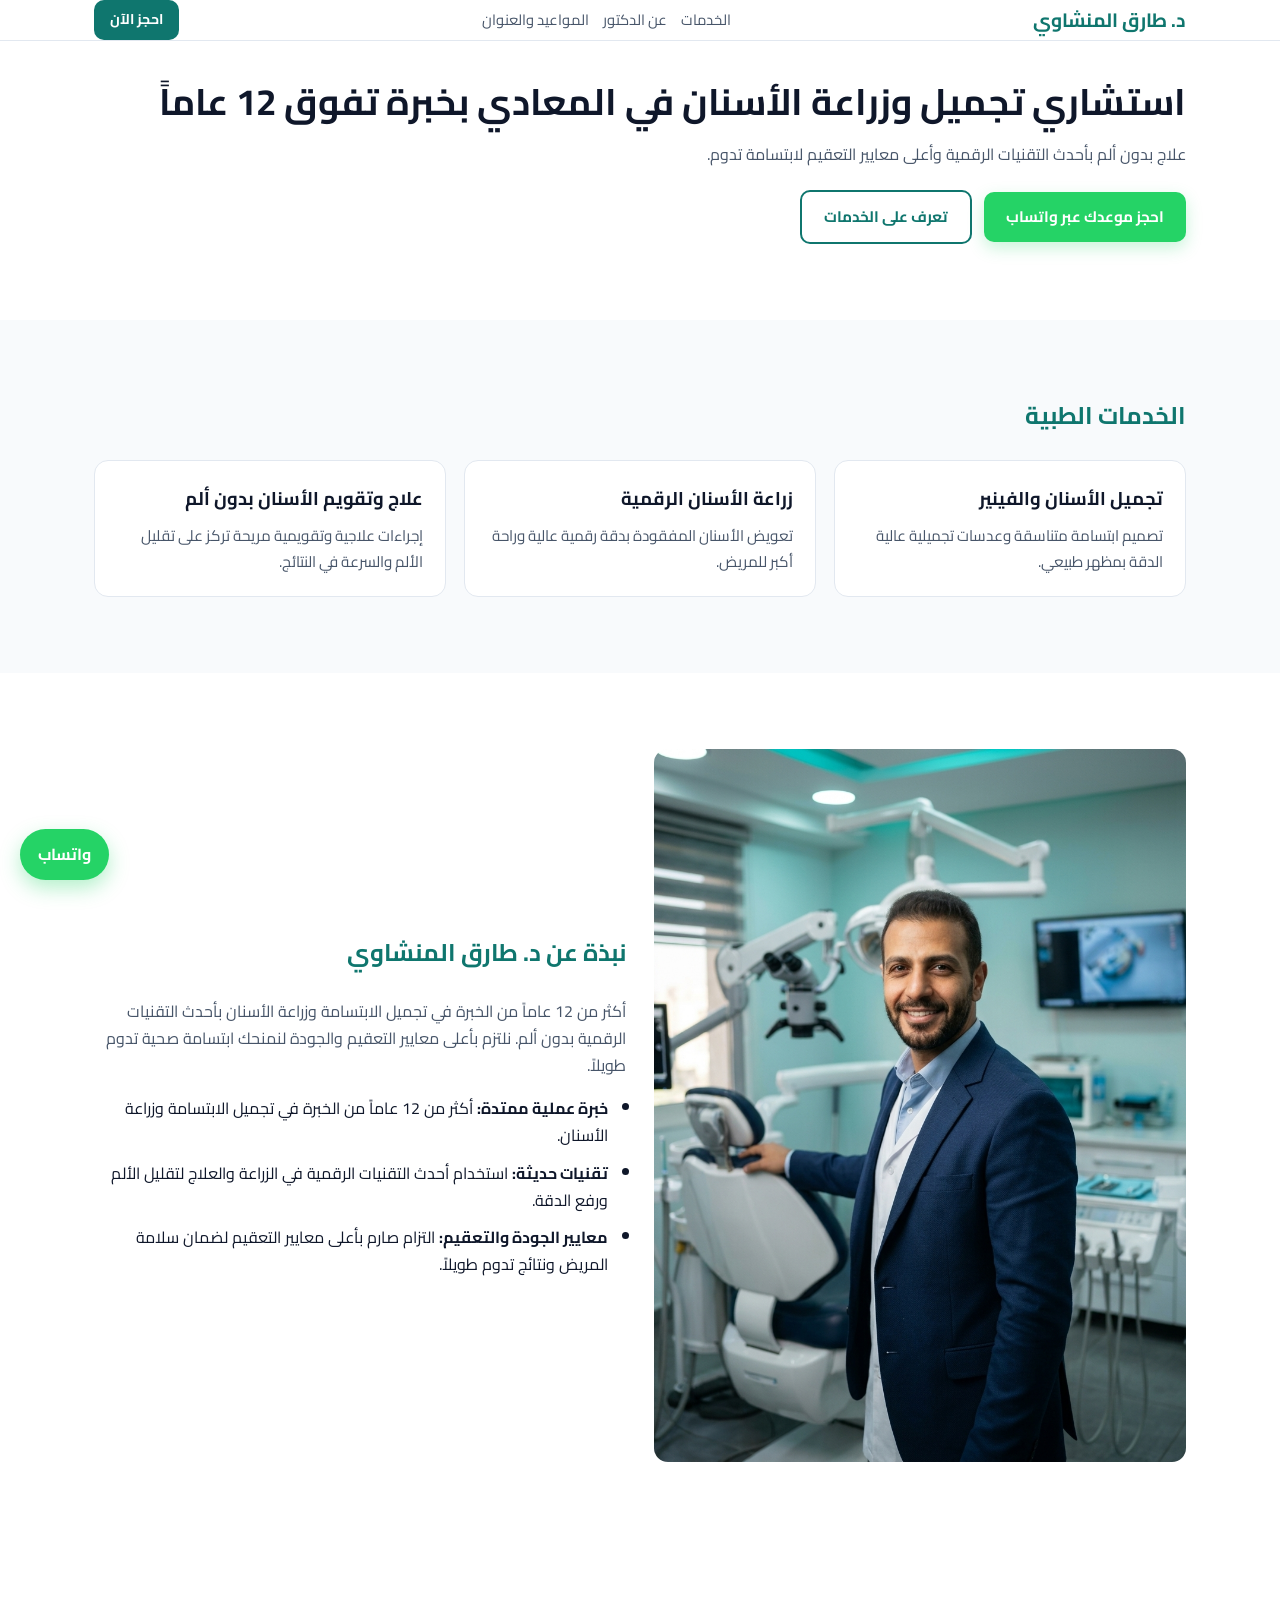
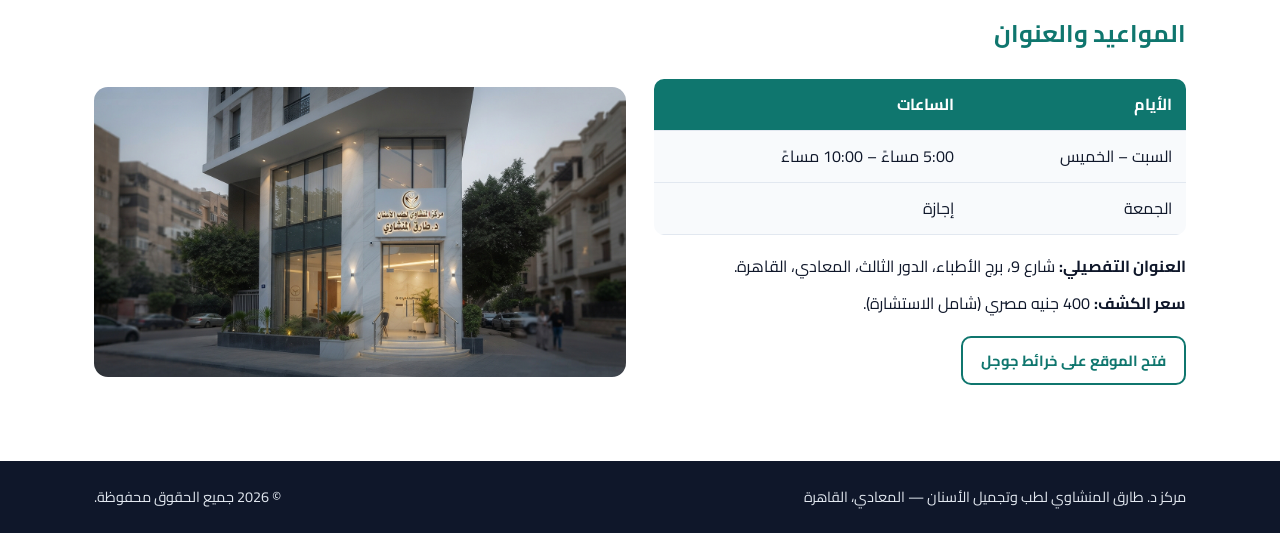
<file: index.html>
<!DOCTYPE html>
<html lang="ar" dir="rtl">
<head>
    <meta charset="UTF-8">
    <meta name="viewport" content="width=device-width, initial-scale=1.0">
    <meta name="google-site-verification" content="oVloNB12pct8hb1JTAYJPyD0VIm7okIVkpyOceofgTY" />
    <title>د. طارق المنشاوي | استشاري تجميل وزراعة الأسنان - المعادي</title>
    <meta
        name="description"
        content="د. طارق المنشاوي استشاري تجميل وزراعة الأسنان في المعادي بخبرة تفوق 12 عاماً. علاج بدون ألم بأحدث التقنيات الرقمية وأعلى معايير التعقيم."
    />
    <meta name="keywords" content="دكتور باطنة ديروط, دكتور جهاز هضمي أسيوط, حجز دكتور باطنة, عيادة باطنة ديروط" /> 
    <meta name="robots" content="index, follow" />

    <!-- ربط خط Cairo من Google Fonts -->
    <link rel="preconnect" href="https://fonts.googleapis.com" />
    <link rel="preconnect" href="https://fonts.gstatic.com" crossorigin />
    <link
        href="https://fonts.googleapis.com/css2?family=Cairo:wght@400;600;700&display=swap"
        rel="stylesheet"
    />
    <link rel="stylesheet" href="style.css"/>
    <script type="application/ld+json">
    {
    "@context": "https://schema.org",
    "@type": "Dentist",
    "name": "د. طارق المنشاوي",
    "image": [
        "https://3li7eshmat.github.io/clinic-site/images/dintist-3.jpg",
        "https://3li7eshmat.github.io/clinic-site/images/clinic.jpg"
    ]
    "medicalSpecialty": "Dentistry",
    "description": "استشاري تجميل وزراعة الأسنان في المعادي بخبرة تفوق 12 عاماً. علاج بدون ألم بأحدث التقنيات الرقمية وأعلى معايير التعقيم.",
    "telephone": "+201000000000",
    "priceRange": "400 EGP",
    "address": {
        "@type": "PostalAddress",
        "streetAddress": "شارع 9، برج الأطباء، الدور الثالث",
        "addressLocality": "المعادي",
        "addressRegion": "القاهرة",
        "postalCode": "11728",
        "addressCountry": "EG"
    },
    "openingHoursSpecification": [
        {
        "@type": "OpeningHoursSpecification",
        "dayOfWeek": [
            "Saturday",
            "Sunday",
            "Monday",
            "Tuesday",
            "Wednesday",
            "Thursday"
        ],
        "opens": "17:00",
        "closes": "22:00"
        }
    ],
    "availableService": [
        {
        "@type": "MedicalProcedure",
        "name": "تجميل الأسنان والفينير"
        },
        {
        "@type": "MedicalProcedure",
        "name": "زراعة الأسنان الرقمية"
        },
        {
        "@type": "MedicalProcedure",
        "name": "علاج وتقويم الأسنان بدون ألم"
        }
    ]
    }
    </script>
</head>
<body>
    <header class="navbar">
        <div class="container nav-content">
            <a href="#hero" class="logo">د. طارق المنشاوي</a>
            <nav class="nav-links" aria-label="التنقل الرئيسي">
                <a href="#services">الخدمات</a>
                <a href="#about">عن الدكتور</a>
                <a href="#location">المواعيد والعنوان</a>
            </nav>
            <a
                href="https://wa.me/201000000000"
                target="_blank"
                rel="noopener noreferrer"
                class="btn btn-nav"
            >
                احجز الآن
            </a>
        </div>
    </header>
    <main>
        <!-- 2. Hero -->
        <section id="hero" class="hero">
            <div class="container hero-content">
                <h1>استشاري تجميل وزراعة الأسنان في المعادي بخبرة تفوق 12 عاماً</h1>
                <p class="hero-subtitle">
                علاج بدون ألم بأحدث التقنيات الرقمية وأعلى معايير التعقيم لابتسامة تدوم.
                </p>
                <div class="hero-actions">
                <a
                    href="https://wa.me/201000000000"
                    target="_blank"
                    rel="noopener noreferrer"
                    class="btn btn-primary"
                >
                    احجز موعدك عبر واتساب
                </a>
                <a href="#services" class="btn btn-secondary">تعرف على الخدمات</a>
                </div>
            </div>
        </section>

        <!-- 3. الخدمات -->
        <section id="services" class="services">
            <div class="container">
                <h2 class="section-title">الخدمات الطبية</h2>
                <div class="services-grid">
                <article class="service-card">
                    <h3>تجميل الأسنان والفينير</h3>
                    <p>تصميم ابتسامة متناسقة وعدسات تجميلية عالية الدقة بمظهر طبيعي.</p>
                </article>

                <article class="service-card">
                    <h3>زراعة الأسنان الرقمية</h3>
                    <p>تعويض الأسنان المفقودة بدقة رقمية عالية وراحة أكبر للمريض.</p>
                </article>

                <article class="service-card">
                    <h3>علاج وتقويم الأسنان بدون ألم</h3>
                    <p>إجراءات علاجية وتقويمية مريحة تركز على تقليل الألم والسرعة في النتائج.</p>
                </article>
                </div>
            </div>
        </section>

        <!-- 4. نبذة عن الدكتور -->
        <section id="about" class="about">
            <div class="container about-grid">
                <div class="about-image">
                <img
                    src="./images/dintist-3.jpg"
                    alt="د. طارق المنشاوي استشاري تجميل وزراعة الأسنان"
                />
                </div>
                <div class="about-info">
                <h2 class="section-title">نبذة عن د. طارق المنشاوي</h2>
                <p class="about-bio">
                    أكثر من 12 عاماً من الخبرة في تجميل الابتسامة وزراعة الأسنان بأحدث التقنيات الرقمية بدون ألم. نلتزم بأعلى معايير التعقيم والجودة لنمنحك ابتسامة صحية تدوم طويلاً.
                </p>
                <ul class="qualifications-list">
                    <li>
                    <strong>خبرة عملية ممتدة:</strong> أكثر من 12 عاماً من الخبرة في تجميل الابتسامة وزراعة الأسنان.
                    </li>
                    <li>
                    <strong>تقنيات حديثة:</strong> استخدام أحدث التقنيات الرقمية في الزراعة والعلاج لتقليل الألم ورفع الدقة.
                    </li>
                    <li>
                    <strong>معايير الجودة والتعقيم:</strong> التزام صارم بأعلى معايير التعقيم لضمان سلامة المريض ونتائج تدوم طويلاً.
                    </li>
                </ul>
                </div>
            </div>
        </section>

        <!-- 5. المواعيد والعنوان -->
        <section id="location" class="location">
            <div class="container">
                <h2 class="section-title">المواعيد والعنوان</h2>
                <div class="location-grid">
                <div class="location-details">
                    <table class="schedule-table">
                    <thead>
                        <tr>
                        <th>الأيام</th>
                        <th>الساعات</th>
                        </tr>
                    </thead>
                    <tbody>
                        <tr>
                        <td>السبت – الخميس</td>
                        <td>5:00 مساءً – 10:00 مساءً</td>
                        </tr>
                        <tr>
                        <td>الجمعة</td>
                        <td>إجازة</td>
                        </tr>
                    </tbody>
                    </table>

                    <p class="address-text">
                    <strong>العنوان التفصيلي:</strong> شارع 9، برج الأطباء، الدور الثالث، المعادي، القاهرة.
                    </p>
                    <p class="price-text">
                    <strong>سعر الكشف:</strong> 400 جنيه مصري (شامل الاستشارة).
                    </p>
                    <a
                        href="https://maps.google.com/?q=شارع+9+المعادي+القاهرة"
                        target="_blank"
                        rel="noopener noreferrer"
                        class="btn btn-map"
                    >
                        فتح الموقع على خرائط جوجل
                    </a>
                </div>
                <div class="clinic-image">
                    <img
                    src="./images/clinic.jpg"
                    alt="واجهة مركز د. طارق المنشاوي لطب وتجميل الأسنان في المعادي"
                    />
                </div>
                </div>
            </div>
        </section>
    </main>

    <!-- 6. زر واتساب عائم -->
    <a
        href="https://wa.me/201000000000"
        target="_blank"
        rel="noopener noreferrer"
        class="whatsapp-float"
        aria-label="تواصل معنا عبر واتساب"
    >
        واتساب
    </a>

    <!-- 7. Footer -->
    <footer class="footer">
        <div class="container footer-content">
        <p>مركز د. طارق المنشاوي لطب وتجميل الأسنان — المعادي، القاهرة</p>
        <p>© 2026 جميع الحقوق محفوظة.</p>
        </div>
    </footer>
</body>
</html>
</file>
<file: style.css>
:root {
  --bg-light: #f8fafc;
  --surface-white: #ffffff;
  --primary-color: #0f766e; /* لون طبي هادئ (Teal/Blue-Green) */
  --primary-dark: #115e59;
  --whatsapp-color: #25d366;
  --whatsapp-hover: #1ebe5d;
  --text-dark: #0f172a;
  --text-muted: #475569;
  --border-color: #e2e8f0;
}

*,
*::before,
*::after {
  box-sizing: border-box;
  margin: 0;
  padding: 0;
}

html {
  scroll-behavior: smooth;
}

body {
  font-family: "Cairo", sans-serif;
  background-color: var(--bg-light);
  color: var(--text-dark);
  line-height: 1.7;
  overflow-x: hidden;
}

img {
  max-width: 100%;
  height: auto;
  display: block;
}

a {
  text-decoration: none;
  color: inherit;
}

.container {
  width: 100%;
  max-width: 1140px;
  margin: 0 auto;
  padding: 0 16px;
}

/* الأزرار والحركة */
.btn {
  display: inline-block;
  padding: 12px 22px;
  border-radius: 10px;
  font-weight: 700;
  font-size: 0.95rem;
  text-align: center;
  cursor: pointer;
  transition: transform 0.25s ease, background-color 0.25s ease, box-shadow 0.25s ease;
}

.btn:hover {
  transform: translateY(-2px);
}

.btn-primary {
  background-color: var(--whatsapp-color);
  color: #ffffff;
  box-shadow: 0 6px 16px rgba(37, 211, 102, 0.25);
}

.btn-primary:hover {
  background-color: var(--whatsapp-hover);
}

.btn-secondary {
  background-color: transparent;
  color: var(--primary-color);
  border: 2px solid var(--primary-color);
}

.btn-secondary:hover {
  background-color: var(--primary-color);
  color: #ffffff;
}

/* Navbar (موبايل أولاً) */
.navbar {
  background-color: var(--surface-white);
  border-bottom: 1px solid var(--border-color);
  position: sticky;
  top: 0;
  z-index: 100;
}

.nav-content {
  display: flex;
  flex-wrap: wrap;
  align-items: center;
  justify-content: space-between;
  gap: 12px;
  padding-top: 14px;
  padding-bottom: 14px;
}

.logo {
  font-size: 1.2rem;
  font-weight: 700;
  color: var(--primary-color);
}

.nav-links {
  display: flex;
  flex-wrap: wrap;
  gap: 14px;
  font-size: 0.92rem;
}

.nav-links a {
  color: var(--text-muted);
  transition: color 0.2s ease;
}

.nav-links a:hover {
  color: var(--primary-color);
}

.btn-nav {
  background-color: var(--primary-color);
  color: #ffffff;
  padding: 8px 16px;
  font-size: 0.88rem;
}

.btn-nav:hover {
  background-color: var(--primary-dark);
}

/* الأقسام العامة */
section {
  padding: 56px 0;
}

.section-title {
  font-size: 1.5rem;
  font-weight: 700;
  color: var(--primary-color);
  margin-bottom: 24px;
}

/* Hero (موبايل أولاً: عمود واحد) */
.hero {
  background-color: var(--surface-white);
  padding-top: 36px;
}

.hero-grid {
  display: grid;
  grid-template-columns: 1fr;
  gap: 28px;
  align-items: center;
}

.hero-content h1 {
  font-size: 1.75rem;
  line-height: 1.35;
  margin-bottom: 14px;
}

.hero-subtitle {
  color: var(--text-muted);
  font-size: 1rem;
  margin-bottom: 22px;
}

.hero-actions {
  display: flex;
  flex-direction: column;
  gap: 12px;
}

.hero-image img {
  border-radius: 16px;
  box-shadow: 0 12px 28px rgba(15, 23, 42, 0.08);
  object-fit: cover;
  object-position: center top;
}

/* الخدمات (موبايل أولاً: بطاقة واحدة في الصف) */
.services-grid {
  display: grid;
  grid-template-columns: 1fr;
  gap: 18px;
}

.service-card {
  background-color: var(--surface-white);
  border: 1px solid var(--border-color);
  border-radius: 14px;
  padding: 22px;
  transition: transform 0.25s ease, box-shadow 0.25s ease, border-color 0.25s ease;
}

.service-card:hover {
  transform: translateY(-4px);
  border-color: var(--primary-color);
  box-shadow: 0 10px 24px rgba(15, 23, 42, 0.07);
}

.service-card h3 {
  font-size: 1.15rem;
  margin-bottom: 8px;
  color: var(--text-dark);
}

.service-card p {
  color: var(--text-muted);
  font-size: 0.95rem;
}

/* نبذة عن الدكتور والمواعيد والعنوان (موبايل أولاً: عمود واحد) */
.about,
.location {
  background-color: var(--surface-white);
}

.about-grid,
.location-grid {
  display: grid;
  grid-template-columns: 1fr;
  gap: 28px;
  align-items: start;
}

.about-image img,
.clinic-image img {
  border-radius: 14px;
  width: 100%;
  height: 100%;
}

.about-bio {
  margin-bottom: 16px;
  color: var(--text-muted);
}

.qualifications-list {
  padding-right: 18px;
  display: flex;
  flex-direction: column;
  gap: 10px;
}

.schedule-table {
  width: 100%;
  border-collapse: collapse;
  margin-bottom: 18px;
  background-color: var(--bg-light);
  border-radius: 10px;
  overflow: hidden;
}

.schedule-table th,
.schedule-table td {
  padding: 12px 14px;
  border-bottom: 1px solid var(--border-color);
  text-align: right;
}

.schedule-table th {
  background-color: var(--primary-color);
  color: #ffffff;
}

.address-text,
.price-text {
  margin-bottom: 10px;
}

.btn-map {
  display: inline-block;
  margin-top: 8px;
  background-color: #ffffff;
  color: var(--primary-color);
  border: 2px solid var(--primary-color);
  padding: 10px 18px;
  border-radius: 10px;
  font-weight: 700;
  font-size: 0.92rem;
  transition: background-color 0.25s ease, color 0.25s ease, transform 0.25s ease;
}

.btn-map:hover {
  background-color: var(--primary-color);
  color: #ffffff;
  transform: translateY(-2px);
}

/* زر واتساب عائم */
.whatsapp-float {
  position: fixed;
  bottom: 20px;
  left: 20px;
  background-color: var(--whatsapp-color);
  color: #ffffff;
  font-weight: 700;
  padding: 12px 18px;
  border-radius: 999px;
  box-shadow: 0 8px 20px rgba(37, 211, 102, 0.35);
  z-index: 200;
  transition: transform 0.25s ease, background-color 0.25s ease;
}

.whatsapp-float:hover {
  background-color: var(--whatsapp-hover);
  transform: scale(1.06);
}

/* Footer */
.footer {
  background-color: var(--text-dark);
  color: #e2e8f0;
  padding: 24px 0;
  text-align: center;
  font-size: 0.9rem;
}

.footer-content {
  display: flex;
  flex-direction: column;
  gap: 6px;
}

/* شاشات التابلت واللابتوب الصغيرة (768px فأعلى) */
@media (min-width: 768px) {
  .container {
    padding: 0 24px;
  }

  .hero-actions {
    flex-direction: row;
    align-items: center;
  }

  .services-grid {
    grid-template-columns: repeat(2, 1fr);
  }

  .about-grid,
  .location-grid {
    grid-template-columns: repeat(2, 1fr);
    align-items: center;
  }

  .footer-content {
    flex-direction: row;
    justify-content: space-between;
  }
}

/* شاشات اللابتوب والديسكتوب (1024px فأعلى) */
@media (min-width: 1024px) {
  section {
    padding: 76px 0;
  }

  .hero-grid {
    grid-template-columns: 1.2fr 0.8fr;
    gap: 40px;
  }

  .hero-content h1 {
    font-size: 2.3rem;
  }

  .services-grid {
    grid-template-columns: repeat(3, 1fr);
  }
}
</file>
